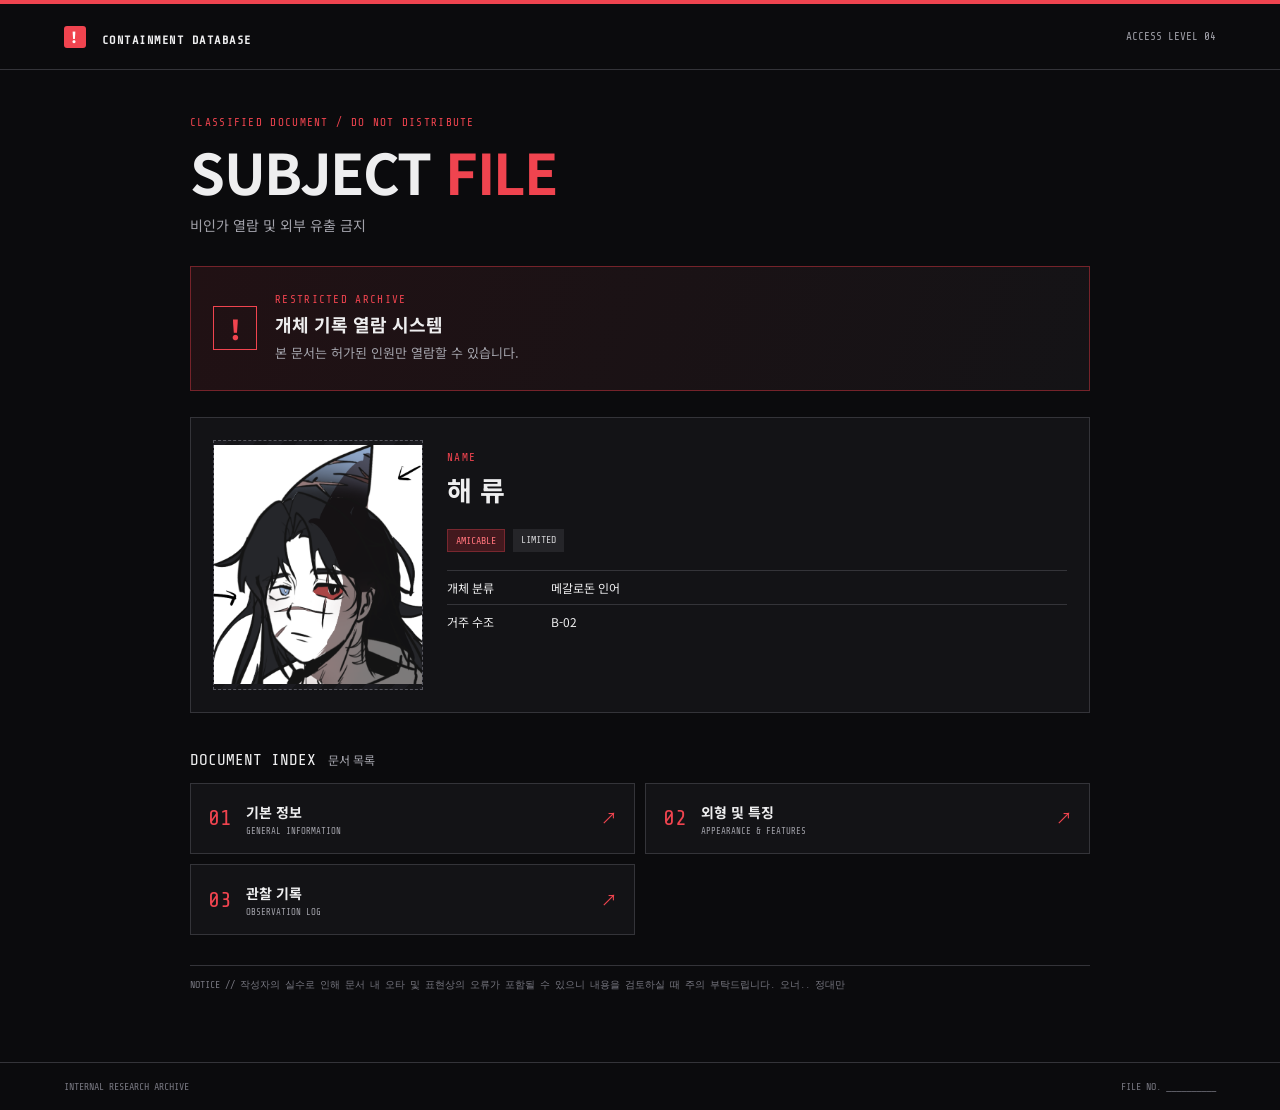
<file: index.html>
<!DOCTYPE html>
<html lang="ko">
<head>
<meta charset="UTF-8"><meta name="viewport" content="width=device-width, initial-scale=1.0">
<title>SUBJECT FILE | 격리 기록실</title><link rel="stylesheet" href="style.css">
</head>
<body>
<div class="topline"></div>
<header class="site-header">
  <a class="brand" href="index.html"><span class="brand-mark">!</span> CONTAINMENT DATABASE</a>
  <span class="access">ACCESS LEVEL 04</span>
</header>
<main class="page">
  <p class="eyebrow">CLASSIFIED DOCUMENT / DO NOT DISTRIBUTE</p>
  <h1>SUBJECT <span>FILE</span></h1>
  <p class="subtitle">비인가 열람 및 외부 유출 금지</p>
  <section class="warning-panel">
    <div class="warning-symbol">!</div>
    <div><p class="eyebrow">RESTRICTED ARCHIVE</p><h2>개체 기록 열람 시스템</h2><p class="muted">본 문서는 허가된 인원만 열람할 수 있습니다.</p></div>
  </section>
  <section class="subject-card">
<div class="subject-image">
  <img src="s.png">
</div>
    <div class="subject-details">
      <p class="eyebrow">NAME</p><h2>해 류</h2>
      <div class="tags"><span class="tag danger">AMICABLE</span><span class="tag">LIMITED</span></div>
      <dl class="quick-facts">
        <div><dt>개체 분류</dt><dd>메갈로돈 인어</dd></div>
        <div><dt>거주 수조</dt><dd>B-02</dd></div>
      </dl>
    </div>
  </section>
  <h2 class="section-heading">DOCUMENT INDEX <span>문서 목록</span></h2>
  <nav class="document-grid">
    <a class="document-link" href="info.html"><span class="doc-number">01</span><span><b>기본 정보</b><small>GENERAL INFORMATION</small></span><span class="arrow">↗</span></a>
    <a class="document-link" href="physical.html"><span class="doc-number">02</span><span><b>외형 및 특징</b><small>APPEARANCE & FEATURES</small></span><span class="arrow">↗</span></a>
    <a class="document-link" href="log.html"><span class="doc-number">03</span><span><b>관찰 기록</b><small>OBSERVATION LOG</small></span><span class="arrow">↗</span></a>
  </nav>
  <p class="bottom-warning">NOTICE // 작성자의 실수로 인해 문서 내 오타 및 표현상의 오류가 포함될 수 있으니 내용을 검토하실 때 주의 부탁드립니다. 오너.. 정대만</p>
</main>
<footer class="site-footer"><span>INTERNAL RESEARCH ARCHIVE</span><span>FILE NO. __________</span></footer>
</body></html>
</file>
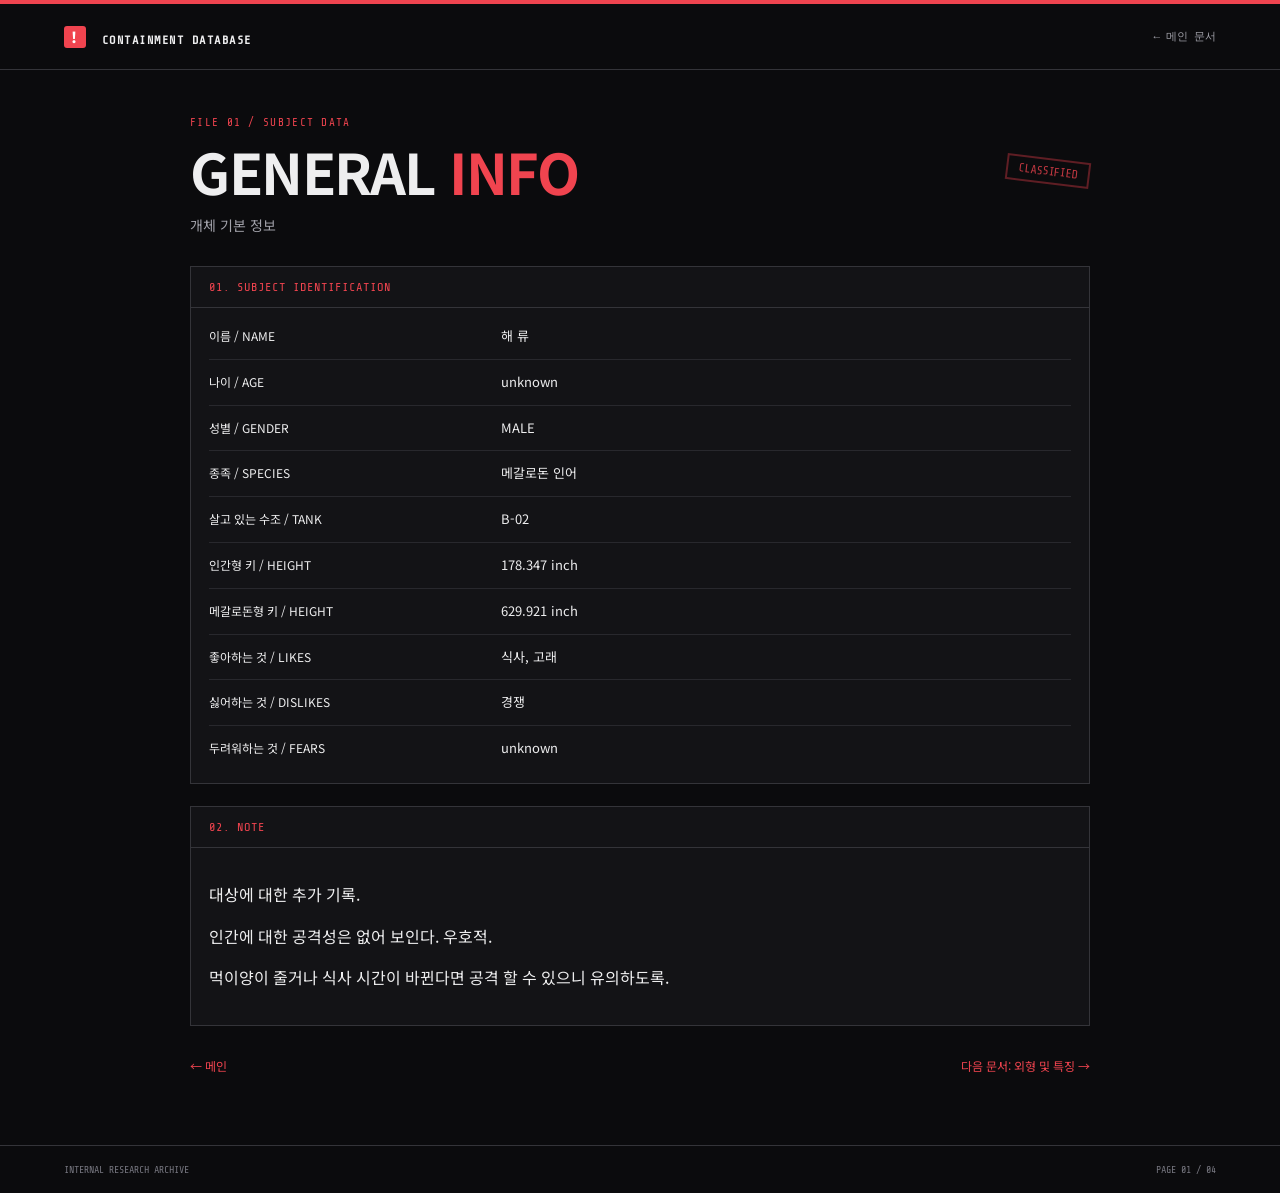
<file: info.html>
<!DOCTYPE html>
<html lang="ko">
<head><meta charset="UTF-8"><meta name="viewport" content="width=device-width, initial-scale=1.0"><title>01 GENERAL INFORMATION</title><link rel="stylesheet" href="style.css"></head>
<body><div class="topline"></div>
<header class="site-header"><a class="brand" href="index.html"><span class="brand-mark">!</span> CONTAINMENT DATABASE</a><a class="back-link" href="index.html">← 메인 문서</a></header>
<main class="page"><p class="eyebrow">FILE 01 / SUBJECT DATA</p><h1>GENERAL <span>INFO</span></h1><p class="subtitle">개체 기본 정보</p><div class="file-stamp">CLASSIFIED</div>
<section class="data-panel"><h2>01. SUBJECT IDENTIFICATION</h2>
<dl class="data-list">
<div><dt>이름 / NAME</dt><dd>해 류</dd></div>
<div><dt>나이 / AGE</dt><dd>unknown</dd></div>
<div><dt>성별 / GENDER</dt><dd>MALE</dd></div>
<div><dt>종족 / SPECIES</dt><dd>메갈로돈 인어</dd></div>
<div><dt>살고 있는 수조 / TANK</dt><dd>B-02</dd></div>
<div><dt>인간형 키 / HEIGHT</dt><dd>178.347 inch</dd></div>
<div><dt>메갈로돈형 키 / HEIGHT</dt><dd>629.921 inch</dd></div>
<div><dt>좋아하는 것 / LIKES</dt><dd>식사, 고래</dd></div>
<div><dt>싫어하는 것 / DISLIKES</dt><dd>경쟁</dd></div>
<div><dt>두려워하는 것 / FEARS</dt><dd>unknown</dd></div>
</dl></section>
<section class="data-panel">
  <h2>02. NOTE</h2>
  <div class="blank-writing-area">
    <p>대상에 대한 추가 기록.</p>
    <p>인간에 대한 공격성은 없어 보인다. 우호적.</p>
    <p>먹이양이 줄거나 식사 시간이 바뀐다면 공격 할 수 있으니 유의하도록.</p>
  </div>
</section>
<div class="page-nav"><a href="index.html">← 메인</a><a href="physical.html">다음 문서: 외형 및 특징 →</a></div>
</main><footer class="site-footer"><span>INTERNAL RESEARCH ARCHIVE</span><span>PAGE 01 / 04</span></footer></body></html>
</file>
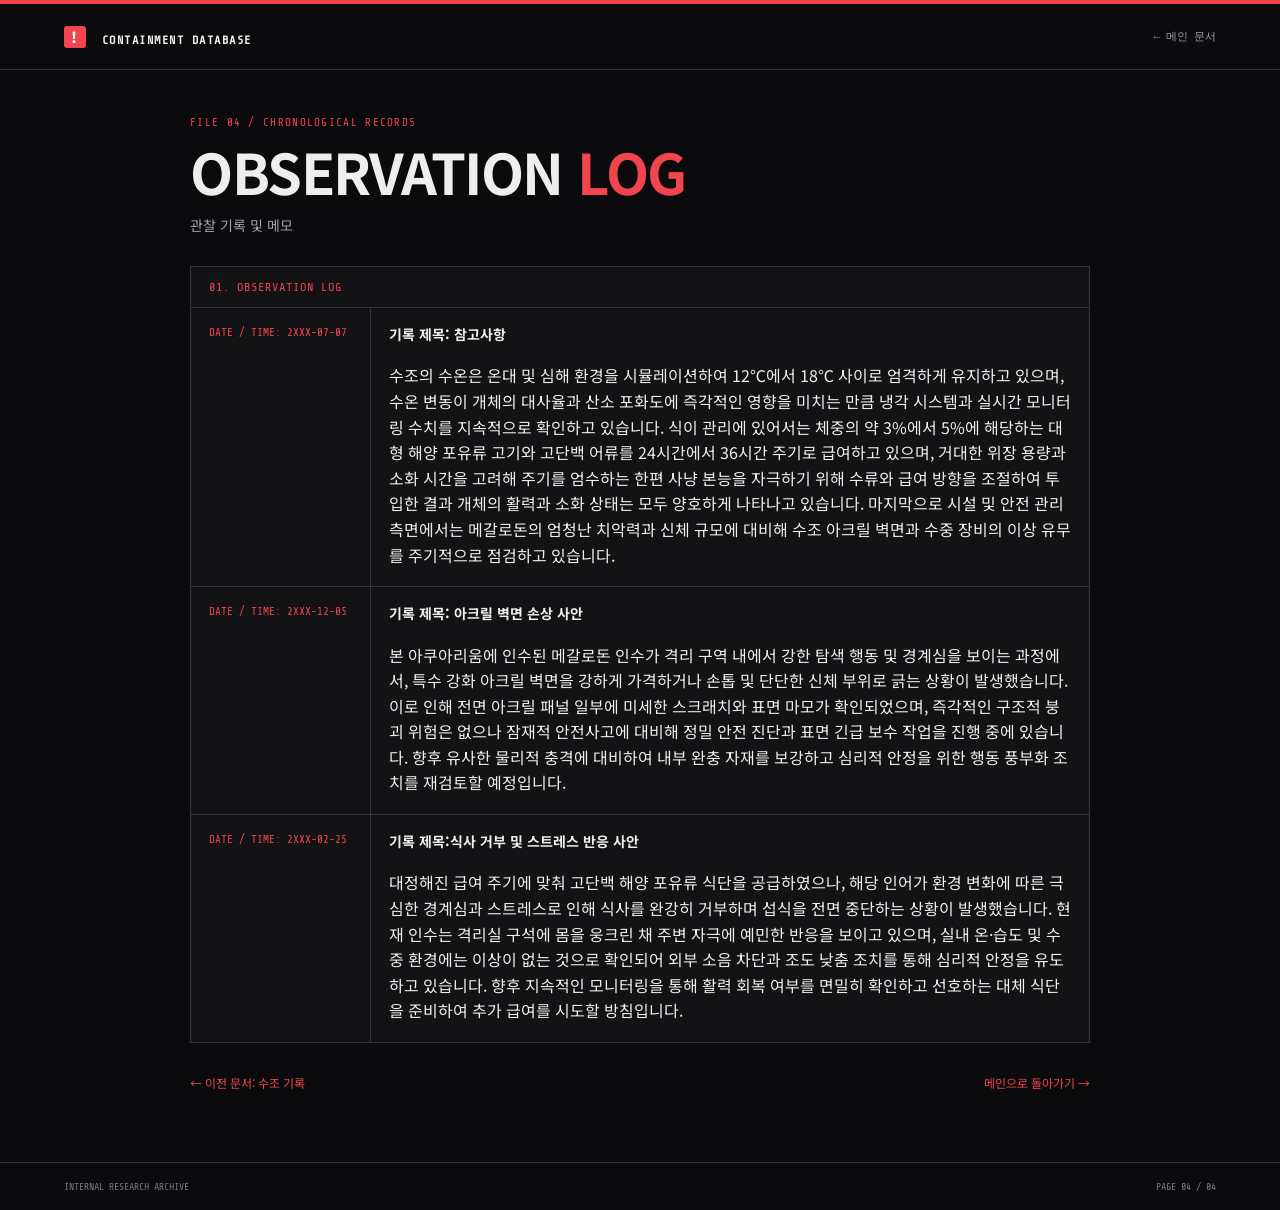
<file: log.html>
<!DOCTYPE html>
<html lang="ko">
<head><meta charset="UTF-8"><meta name="viewport" content="width=device-width, initial-scale=1.0"><title>03 OBSERVATION LOG</title><link rel="stylesheet" href="style.css"></head>
<body><div class="topline"></div>
<header class="site-header"><a class="brand" href="index.html"><span class="brand-mark">!</span> CONTAINMENT DATABASE</a><a class="back-link" href="index.html">← 메인 문서</a></header>
<main class="page"><p class="eyebrow">FILE 04 / CHRONOLOGICAL RECORDS</p><h1>OBSERVATION <span>LOG</span></h1><p class="subtitle">관찰 기록 및 메모</p>
<section class="data-panel"><h2>01. OBSERVATION LOG</h2>
<article class="log-entry">
  <div class="log-date">DATE / TIME: 2XXX-07-07</div>
  <div>
    <h3>기록 제목: 참고사항</h3>
    <div class="blank-writing-area">
      수조의 수온은 온대 및 심해 환경을 시뮬레이션하여 12℃에서 18℃ 사이로 엄격하게 유지하고 있으며, 수온 변동이 개체의 대사율과 산소 포화도에 즉각적인 영향을 미치는 만큼 냉각 시스템과 실시간 모니터링 수치를 지속적으로 확인하고 있습니다. 식이 관리에 있어서는 체중의 약 3%에서 5%에 해당하는 대형 해양 포유류 고기와 고단백 어류를 24시간에서 36시간 주기로 급여하고 있으며, 거대한 위장 용량과 소화 시간을 고려해 주기를 엄수하는 한편 사냥 본능을 자극하기 위해 수류와 급여 방향을 조절하여 투입한 결과 개체의 활력과 소화 상태는 모두 양호하게 나타나고 있습니다. 마지막으로 시설 및 안전 관리 측면에서는 메갈로돈의 엄청난 치악력과 신체 규모에 대비해 수조 아크릴 벽면과 수중 장비의 이상 유무를 주기적으로 점검하고 있습니다.
    </div>
  </div>
</article>
<article class="log-entry">
  <div class="log-date">DATE / TIME: 2XXX-12-05</div>
  <div>
    <h3>기록 제목: 아크릴 벽면 손상 사안</h3>
    <div class="blank-writing-area">
      본 아쿠아리움에 인수된 메갈로돈 인수가 격리 구역 내에서 강한 탐색 행동 및 경계심을 보이는 과정에서, 특수 강화 아크릴 벽면을 강하게 가격하거나 손톱 및 단단한 신체 부위로 긁는 상황이 발생했습니다. 이로 인해 전면 아크릴 패널 일부에 미세한 스크래치와 표면 마모가 확인되었으며, 즉각적인 구조적 붕괴 위험은 없으나 잠재적 안전사고에 대비해 정밀 안전 진단과 표면 긴급 보수 작업을 진행 중에 있습니다. 향후 유사한 물리적 충격에 대비하여 내부 완충 자재를 보강하고 심리적 안정을 위한 행동 풍부화 조치를 재검토할 예정입니다.
    </div>
  </div>
</article>
<article class="log-entry">
  <div class="log-date">DATE / TIME: 2XXX-02-25</div>
  <div>
    <h3>기록 제목:식사 거부 및 스트레스 반응 사안</h3>
    <div class="blank-writing-area">
      대정해진 급여 주기에 맞춰 고단백 해양 포유류 식단을 공급하였으나, 해당 인어가 환경 변화에 따른 극심한 경계심과 스트레스로 인해 식사를 완강히 거부하며 섭식을 전면 중단하는 상황이 발생했습니다. 현재 인수는 격리실 구석에 몸을 웅크린 채 주변 자극에 예민한 반응을 보이고 있으며, 실내 온·습도 및 수중 환경에는 이상이 없는 것으로 확인되어 외부 소음 차단과 조도 낮춤 조치를 통해 심리적 안정을 유도하고 있습니다. 향후 지속적인 모니터링을 통해 활력 회복 여부를 면밀히 확인하고 선호하는 대체 식단을 준비하여 추가 급여를 시도할 방침입니다.
    </div>
  </div>
</article>
</section>
<div class="page-nav"><a href="tank.html">← 이전 문서: 수조 기록</a><a href="index.html">메인으로 돌아가기 →</a></div></main>
<footer class="site-footer"><span>INTERNAL RESEARCH ARCHIVE</span><span>PAGE 04 / 04</span></footer></body></html>
</file>
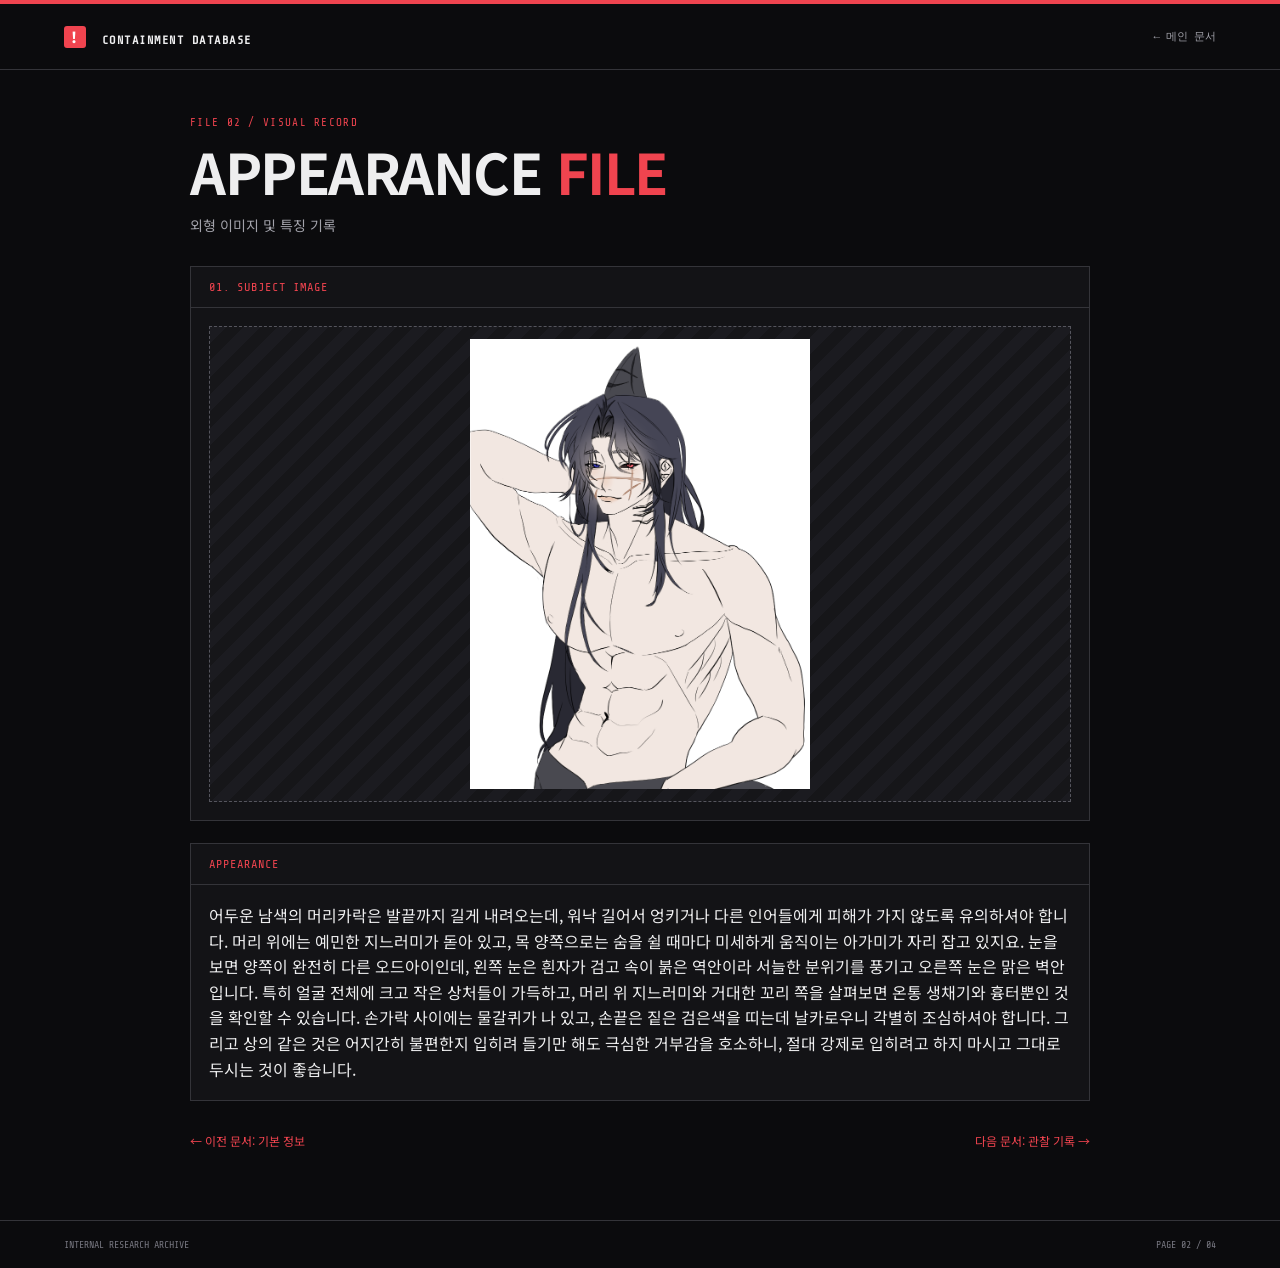
<file: physical.html>
<!DOCTYPE html>
<html lang="ko">
<head>
  <meta charset="UTF-8">
  <meta name="viewport" content="width=device-width, initial-scale=1.0">
  <title>02 APPEARANCE & FEATURES</title>
  <link rel="stylesheet" href="style.css">
</head>
<body>
  <div class="topline"></div>

  <header class="site-header">
    <a class="brand" href="index.html">
      <span class="brand-mark">!</span> CONTAINMENT DATABASE
    </a>
    <a class="back-link" href="index.html">← 메인 문서</a>
  </header>

  <main class="page">
    <p class="eyebrow">FILE 02 / VISUAL RECORD</p>
    <h1>APPEARANCE <span>FILE</span></h1>
    <p class="subtitle">외형 이미지 및 특징 기록</p>

    <section class="data-panel">
      <h2>01. SUBJECT IMAGE</h2>
      <div class="portrait-placeholder">
        <img src="character.png" alt="대상 외형 이미지">
      </div>
    </section>

    <section class="data-panel">
      <h2>APPEARANCE</h2>
      <div class="blank-writing-area">
        어두운 남색의 머리카락은 발끝까지 길게 내려오는데, 워낙 길어서 엉키거나 다른 인어들에게 피해가 가지 않도록 유의하셔야 합니다. 머리 위에는 예민한 지느러미가 돋아 있고, 목 양쪽으로는 숨을 쉴 때마다 미세하게 움직이는 아가미가 자리 잡고 있지요. 눈을 보면 양쪽이 완전히 다른 오드아이인데, 왼쪽 눈은 흰자가 검고 속이 붉은 역안이라 서늘한 분위기를 풍기고 오른쪽 눈은 맑은 벽안입니다. 특히 얼굴 전체에 크고 작은 상처들이 가득하고, 머리 위 지느러미와 거대한 꼬리 쪽을 살펴보면 온통 생채기와 흉터뿐인 것을 확인할 수 있습니다. 손가락 사이에는 물갈퀴가 나 있고, 손끝은 짙은 검은색을 띠는데 날카로우니 각별히 조심하셔야 합니다. 그리고 상의 같은 것은 어지간히 불편한지 입히려 들기만 해도 극심한 거부감을 호소하니, 절대 강제로 입히려고 하지 마시고 그대로 두시는 것이 좋습니다.
      </div>
    </section>

    <div class="page-nav">
      <a href="info.html">← 이전 문서: 기본 정보</a>
      <a href="log.html">다음 문서: 관찰 기록 →</a>
    </div>
  </main>

  <footer class="site-footer">
    <span>INTERNAL RESEARCH ARCHIVE</span>
    <span>PAGE 02 / 04</span>
  </footer>
</body>
</html>
</file>
<file: style.css>
@import url('https://fonts.googleapis.com/css2?family=Noto+Sans+KR:wght@400;500;700;900&family=Share+Tech+Mono&display=swap');
:root{--bg:#0b0b0d;--panel:#131316;--red:#f0444f;--red-dark:#75232a;--text:#eeeeef;--muted:#a2a2aa;--line:#343439}
*{box-sizing:border-box}
body{margin:0;background:var(--bg);color:var(--text);font-family:'Noto Sans KR',sans-serif;line-height:1.6}
a{color:inherit;text-decoration:none}
.topline{height:4px;background:var(--red)}
.site-header{min-height:66px;padding:18px max(5vw,20px);display:flex;align-items:center;justify-content:space-between;gap:16px;border-bottom:1px solid var(--line)}
.brand{font:700 12px 'Share Tech Mono',monospace;letter-spacing:1.5px}
.brand-mark{display:inline-grid;place-items:center;width:22px;height:22px;margin-right:8px;color:white;background:var(--red);border-radius:3px;font:900 15px 'Noto Sans KR',sans-serif}
.access,.back-link{font:11px 'Share Tech Mono',monospace;color:var(--muted)}
.page{width:min(900px,90%);margin:46px auto 70px;position:relative}
.eyebrow{color:var(--red);font:11px 'Share Tech Mono',monospace;letter-spacing:1.3px}
h1{margin:8px 0 0;font-size:clamp(32px,6vw,56px);line-height:1.1;letter-spacing:-1.5px}
h1 span{color:var(--red)}
.subtitle{margin:12px 0 30px;color:var(--muted);font-size:14px}
.warning-panel{display:flex;gap:18px;align-items:center;padding:22px;margin:26px 0;border:1px solid var(--red-dark);background:linear-gradient(110deg,#211114,#141316)}
.warning-symbol{flex:0 0 44px;height:44px;display:grid;place-items:center;border:1px solid var(--red);color:var(--red);font-size:27px;font-weight:900}
.warning-panel h2{margin:0;font-size:18px}.warning-panel p{margin:4px 0}.muted{color:var(--muted);font-size:13px}
.subject-card{display:grid;grid-template-columns:210px 1fr;gap:24px;padding:22px;background:var(--panel);border:1px solid var(--line)}
.subject-image{min-height:250px;background:repeating-linear-gradient(135deg,#1b1b20,#1b1b20 10px,#161619 10px,#161619 20px);border:1px dashed #55555d;display:flex;flex-direction:column;justify-content:center;align-items:center;color:#777780;font:11px 'Share Tech Mono',monospace;gap:8px}
.subject-image small{font-size:9px}.subject-details h2{font-size:27px;margin:4px 0}.subject-details .eyebrow{margin-bottom:0}
.tags{display:flex;flex-wrap:wrap;gap:8px;margin:18px 0}.tag{padding:5px 8px;background:#252529;color:#d2d2d5;font:10px 'Share Tech Mono',monospace}.tag.danger{background:#42191e;color:#ff737b;border:1px solid #79272f}
.quick-facts{margin:0}.quick-facts div{display:flex;gap:14px;border-top:1px solid var(--line);padding:7px 0;font-size:12px}.quick-facts dt{width:90px;flex-shrink:0}.quick-facts dd{margin:0}
.section-heading{display:flex;align-items:baseline;gap:12px;margin:38px 0 14px;font:16px 'Share Tech Mono',monospace}.section-heading span{color:var(--muted);font:12px 'Noto Sans KR',sans-serif}
.document-grid{display:grid;grid-template-columns:repeat(2,minmax(0,1fr));gap:10px}.document-link{display:flex;align-items:center;gap:14px;padding:17px;background:var(--panel);border:1px solid var(--line);transition:border-color .2s,background .2s}.document-link:hover{border-color:var(--red);background:#1d1417}
.doc-number{color:var(--red);font:22px 'Share Tech Mono',monospace}.document-link b,.document-link small{display:block}.document-link b{font-size:14px}.document-link small{color:var(--muted);font:9px 'Share Tech Mono',monospace;margin-top:3px}.arrow{margin-left:auto;color:var(--red)}
.bottom-warning{margin-top:30px;padding-top:12px;border-top:1px solid var(--line);color:#777780;font:10px 'Share Tech Mono',monospace}
.data-panel{margin:22px 0;border:1px solid var(--line);background:var(--panel)}.data-panel>h2{margin:0;padding:13px 18px;border-bottom:1px solid var(--line);color:var(--red);font:12px 'Share Tech Mono',monospace;letter-spacing:1px}
.data-list{margin:0;padding:6px 18px 12px}.data-list div{display:grid;grid-template-columns:minmax(150px,32%) 1fr;gap:16px;padding:12px 0;border-bottom:1px solid #28282d;font-size:13px;min-height:45px}.data-list div:last-child{border-bottom:0}.data-list dt{font-size:12px}.data-list dd{margin:0;min-height:20px}
.file-stamp{position:absolute;right:0;top:42px;border:2px solid var(--red-dark);color:var(--red);padding:4px 10px;transform:rotate(7deg);font:12px 'Share Tech Mono',monospace;opacity:.8}
.blank-writing-area{min-height:105px;padding:18px}.blank-writing-area.large{min-height:180px}
.portrait-placeholder{min-height:360px;margin:18px;border:1px dashed #55555d;background:repeating-linear-gradient(135deg,#1b1b20,#1b1b20 12px,#161619 12px,#161619 24px);display:flex;flex-direction:column;align-items:center;justify-content:center;gap:8px;color:#888891;font:12px 'Share Tech Mono',monospace;text-align:center}.portrait-placeholder small{font:12px 'Noto Sans KR',sans-serif;color:var(--muted)}
.log-entry{display:grid;grid-template-columns:180px 1fr;border-bottom:1px solid var(--line)}.log-entry:last-child{border-bottom:0}.log-date{padding:18px;color:var(--red);font:11px 'Share Tech Mono',monospace;border-right:1px solid var(--line)}.log-entry h3{margin:15px 18px 0;font-size:14px}
.page-nav{display:flex;justify-content:space-between;flex-wrap:wrap;gap:12px;margin-top:30px}.page-nav a{color:var(--red);font-size:12px}
.site-footer{display:flex;justify-content:space-between;gap:12px;padding:18px 5vw;border-top:1px solid var(--line);color:#777780;font:10px 'Share Tech Mono',monospace}
@media(max-width:600px){.site-header{padding:15px 5%}.brand{font-size:10px;letter-spacing:.5px}.access{font-size:9px}.page{margin-top:32px}.subject-card{grid-template-columns:1fr;padding:15px}.subject-image{min-height:180px}.document-grid{grid-template-columns:1fr}.warning-panel{padding:15px;gap:12px}.file-stamp{position:static;display:inline-block;transform:rotate(4deg);margin:8px 0}.data-list div{grid-template-columns:1fr;gap:4px}.log-entry{grid-template-columns:1fr}.log-date{border-right:0;border-bottom:1px solid var(--line);padding-bottom:8px}.site-footer{font-size:8px}.portrait-placeholder{min-height:260px}}
.subject-image img {
  display: block;
  width: 100%;
  height: 100%;
  object-fit: contain;
}
.character-image {
    display: block;
    width: 100%;
    max-width: none;
    height: auto;
    margin: 0;
}
.portrait-placeholder {
  min-height: 0;
  padding: 12px;
  overflow: hidden;
}

.portrait-placeholder img {
  display: block;
  width: 100%;
  max-height: 450px;
  object-fit: contain;
  margin: 0 auto;
}

@media (max-width: 600px) {
  .portrait-placeholder img {
    max-height: 320px;
  }
}
</file>
